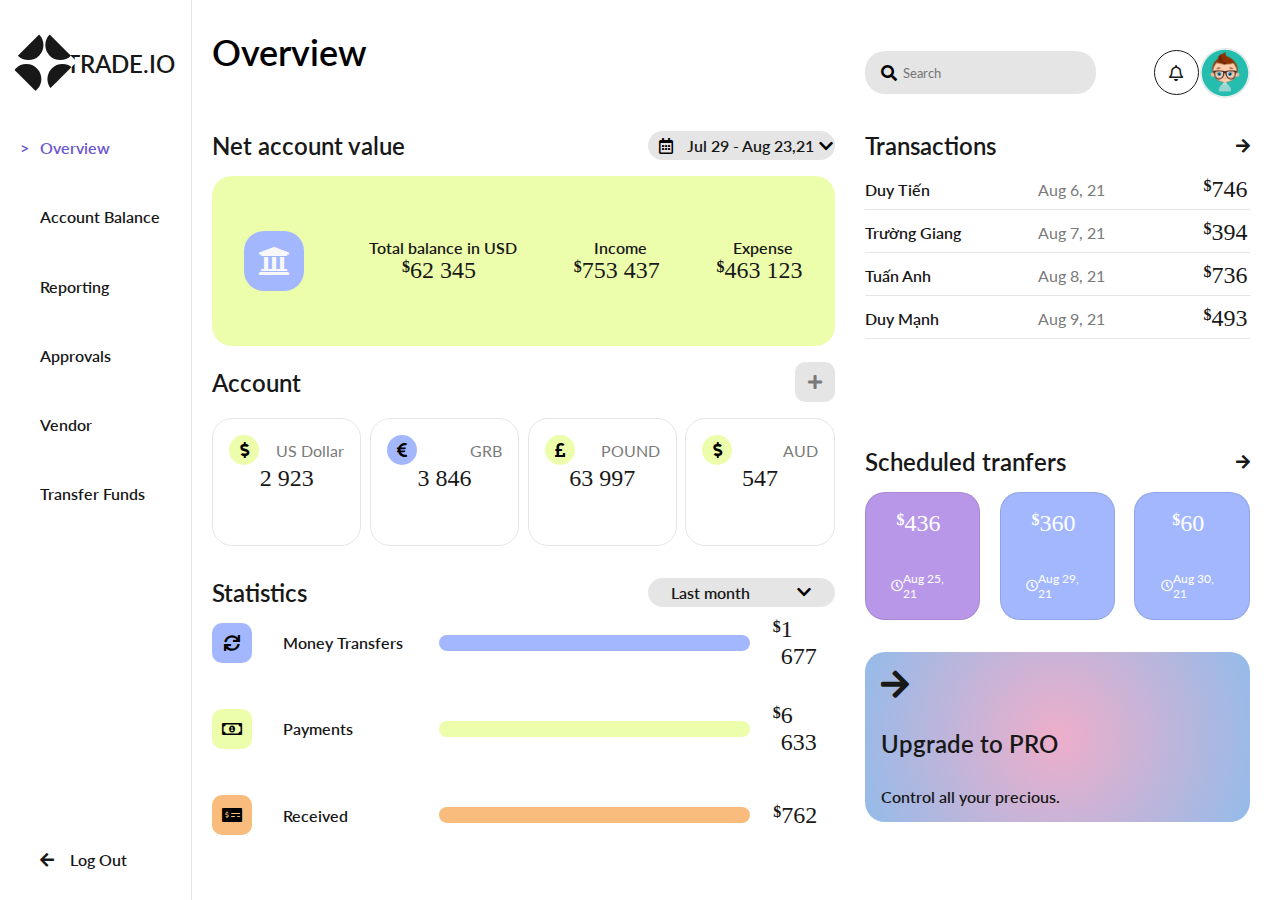
<file: index.html>
<!DOCTYPE html>
<html lang="en">
<head>
    <meta charset="UTF-8">
    <meta http-equiv="X-UA-Compatible" content="IE=edge">
    <meta name="viewport" content="width=device-width, initial-scale=1.0">

    <title>Bai tap 2</title>

    <link rel="stylesheet" href="./styles.css">

    <link rel="stylesheet" href="https://cdnjs.cloudflare.com/ajax/libs/font-awesome/5.15.4/css/all.min.css">

    <link href="//db.onlinewebfonts.com/c/d137ead104e64e23638ece34e253b1ec?family=TecnicaBoldAlternateW01-Rg" rel="stylesheet" type="text/css"/>


</head>
<body>
    
    <!---------------------- MENU ----------------------->

    <div class="menu">

        <div class="menu-logo">
            <div class="logo">
                <div class="logo-link">
                    <div class="logo-edge-1"></div>
                    <div class="logo-edge-2"></div>
                    <div class="logo-edge-3"></div>
                    <div class="logo-edge-4"></div>
                    <a href="./index.html" class="logo-link-url"></a>
                </div>
            </div>
    
            <a href="./index.html" class="logo-name">TRADE.IO</a>
        </div>


        <div class="menu-list">
            <ul class="list-features">
                <li class="feature">
                    <a href="#" class="feature-name desc-level-1 feature-active">Overview</a>
                </li>

                <li class="feature">
                    <a href="#" class="feature-name desc-level-1">Account Balance</a>
                </li>

                <li class="feature">
                    <a href="#" class="feature-name desc-level-1">Reporting</a>
                </li>

                <li class="feature">
                    <a href="#" class="feature-name desc-level-1">Approvals</a>
                </li>

                <li class="feature">
                    <a href="#" class="feature-name desc-level-1">Vendor</a>
                </li>

                <li class="feature">
                    <a href="#" class="feature-name desc-level-1">Transfer Funds</a>
                </li>
            </ul>


            <div class="logout">
                <a class="logout-title desc-level-1" href="#">
                    <i class="fas fa-arrow-left logout-icon"></i>Log Out</a>
            </div>
        </div>
    </div>

    <!---------------------- MAIN ------------------------>

    <div class="main">

        <div class="main-overview">
            <h1 class="overview-title">Overview</h1>

            <div class="overview-header flex">
                <p class="overview-description title">Net account value</p>

                <div class="overview-calender flex border">
                    <i class="far fa-calendar-alt calender-icon"></i>
                    <p class="overview-time desc-level-1">Jul 29 - Aug 23,21</p>
                    <i class="fas fa-chevron-down select-icon"></i>
                </div>
            </div>

            <div class="overview-summary border flex">
                <a class="summary-icon border" href="./alert.html">
                    <i class="fas fa-university bank-icon"></i>
                </a>

                <div class="summary-info col-flex">
                    <p class="summary-description desc-level-1">Total balance in USD</p>
                    <p class="summary-currency currency-level-1 dollar">62 345</p>
                </div>

                <div class="summary-info col-flex">
                    <p class="summary-description desc-level-1">Income</p>
                    <p class="summary-currency currency-level-1">753 437</p>
                </div>

                <div class="summary-info col-flex">
                    <p class="summary-description desc-level-1">Expense</p>
                    <p class="summary-currency currency-level-1">463 123</p>
                </div>
            </div>

            <div class="overview-header flex">
                <p class="overview-description title">Account</p>

                <a class="add-exchange" href="./alert.html">
                    <i class="fas fa-plus"></i>
                </a>

            </div>

            <div class="overview-exchange flex">

                <div class="exchange-card col-flex border">
                    <div class="exchange-info flex">
                        <div class="exchange-icon">
                            <i class="fas fa-dollar-sign money-icon"></i>
                        </div>
                        <p class="exchange-description desc-level-2">US Dollar</p>
                    </div>
                    <p class="exchange-value currency-level-3">2 923</p>
                </div>

                <div class="exchange-card col-flex border">
                    <div class="exchange-info flex">
                        <div class="exchange-icon">
                            <i class="fas fa-euro-sign money-icon"></i>
                        </div>
                        <p class="exchange-description desc-level-2">GRB</p>
                    </div>
                    <p class="exchange-value currency-level-3">3 846</p>
                </div>

                <div class="exchange-card col-flex border">
                    <div class="exchange-info flex">
                        <div class="exchange-icon">
                            <i class="fas fa-pound-sign money-icon"></i>
                        </div>
                        <p class="exchange-description desc-level-2">POUND</p>
                    </div>
                    <p class="exchange-value currency-level-3">63 997</p>
                </div>

                <div class="exchange-card col-flex border">
                    <div class="exchange-info flex">
                        <div class="exchange-icon">
                            <i class="fas fa-dollar-sign money-icon"></i>
                        </div>
                        <p class="exchange-description desc-level-2">AUD</p>
                    </div>
                    <p class="exchange-value currency-level-3">547</p>
                </div>

            </div>

            <div class="overview-header flex">
                <p class="overview-description title">Statistics</p>

                <div class="overview-calender flex border">
                    <p class="overview-time desc-level-1">Last month</p>
                    <i class="fas fa-chevron-down select-icon"></i>
                </div>
            </div>

            <div class="overview-statistics col-flex">

                <div class="overview-statistic flex">
                    <div class="statistic-icon">
                        <i class="fas fa-sync statistic-icon-mdf"></i>
                    </div>
                    <p class="statistic-title desc-level-1">Money Transfers</p>
                    <div class="statistic-bar"></div>
                    <p class="statistic-value currency-level-1">1 677</p>
                </div>

                <div class="overview-statistic flex">
                    <div class="statistic-icon">
                        <i class="far fa-money-bill-alt statistic-icon-mdf"></i>
                    </div>
                    <p class="statistic-title desc-level-1">Payments</p>
                    <div class="statistic-bar"></div>
                    <p class="statistic-value currency-level-1">6 633</p>
                </div>

                <div class="overview-statistic flex">
                    <div class="statistic-icon">
                        <i class="fas fa-money-check-alt statistic-icon-mdf"></i>
                    </div>
                    <p class="statistic-title desc-level-1">Received</p>
                    <div class="statistic-bar"></div>
                    <p class="statistic-value currency-level-1">762</p>
                </div>

            </div>
            
        </div>

        <div class="main-user">
            <nav class="navbar">
                <div class="search-box border">
                    <i class="fas fa-search search-icon"></i>
                    <input type="text" name="search" id="search" class="search-input" placeholder="Search">
                </div>

                <div class="user-info">
                    <a class="notify" href="#">
                        <i class="far fa-bell notify-icon"></i>
                    </a>
    
                    <a href="#" class="user"></a>
                </div>
            </nav>

            <div class="overview-header flex">
                <p class="overview-description title">Transactions</p>

                <a class="all-transaction" href="./alert.html">
                    <i class="fas fa-arrow-right desc-level-1"></i>
                </a>
            </div>

            <div class="user-transactions col-flex">

                <div class="user-transaction flex">
                    <a href="#" class="transaction-name desc-level-1">Duy Tiến</a>
                    <a class="transaction-time desc-level-2" href="#">Aug 6, 21</a>
                    <p class="transaction-value currency-level-1">746</p>
                </div>

                <div class="user-transaction flex">
                    <a href="#" class="transaction-name desc-level-1">Trường Giang</a>
                    <a class="transaction-time desc-level-2" href="#">Aug 7, 21</a>
                    <p class="transaction-value currency-level-1">394</p>
                </div>

                <div class="user-transaction flex">
                    <a href="#" class="transaction-name desc-level-1">Tuấn Anh</a>
                    <a class="transaction-time desc-level-2" href="#">Aug 8, 21</a>
                    <p class="transaction-value currency-level-1">736</p>
                </div>

                <div class="user-transaction flex">
                    <a href="#" class="transaction-name desc-level-1">Duy Mạnh</a>
                    <a class="transaction-time desc-level-2" href="#">Aug 9, 21</a>
                    <p class="transaction-value currency-level-1">493</p>
                </div>
            </div>

            <div class="overview-header flex">
                <p class="overview-description title">Scheduled tranfers</p>

                <a class="all-transaction" href="./alert.html">
                    <i class="fas fa-arrow-right desc-level-1"></i>
                </a>
            </div>

            <div class="user-schedules flex">

                <a class="user-schedule col-flex border" href="#">
                    <p class="schedule-value currency-level-1 currency-color">436</p>
                    <div class="schedule-time flex">
                        <i class="far fa-clock desc-level-3"></i>
                        <p class="schedule-description desc-level-3">Aug 25, 21</p>
                    </div>
                </a>

                <a class="user-schedule col-flex border" href="#">
                    <p class="schedule-value currency-level-1 currency-color">360</p>
                    <div class="schedule-time flex">
                        <i class="far fa-clock desc-level-3"></i>
                        <p class="schedule-description desc-level-3">Aug 29, 21</p>
                    </div>
                </a>

                <a class="user-schedule col-flex border" href="#">
                    <p class="schedule-value currency-level-1 currency-color">60</p>
                    <div class="schedule-time flex">
                        <i class="far fa-clock desc-level-3"></i>
                        <p class="schedule-description desc-level-3">Aug 30, 21</p>
                    </div>
                </a>
            </div>

            <a class="user-upgrade border" href="./alert.html">
                <i class="fas fa-arrow-right upgrade-icon"></i>
                <p class="upgrade-title title">Upgrade to PRO</p>
                <p class="upgrade-description desc-level-1">Control all your precious.</p>
            </a>
        </div>
        

    </div>

</body>

    <script src="./main.js"></script>
    <script src="./color.js"></script>
</html>
</file>
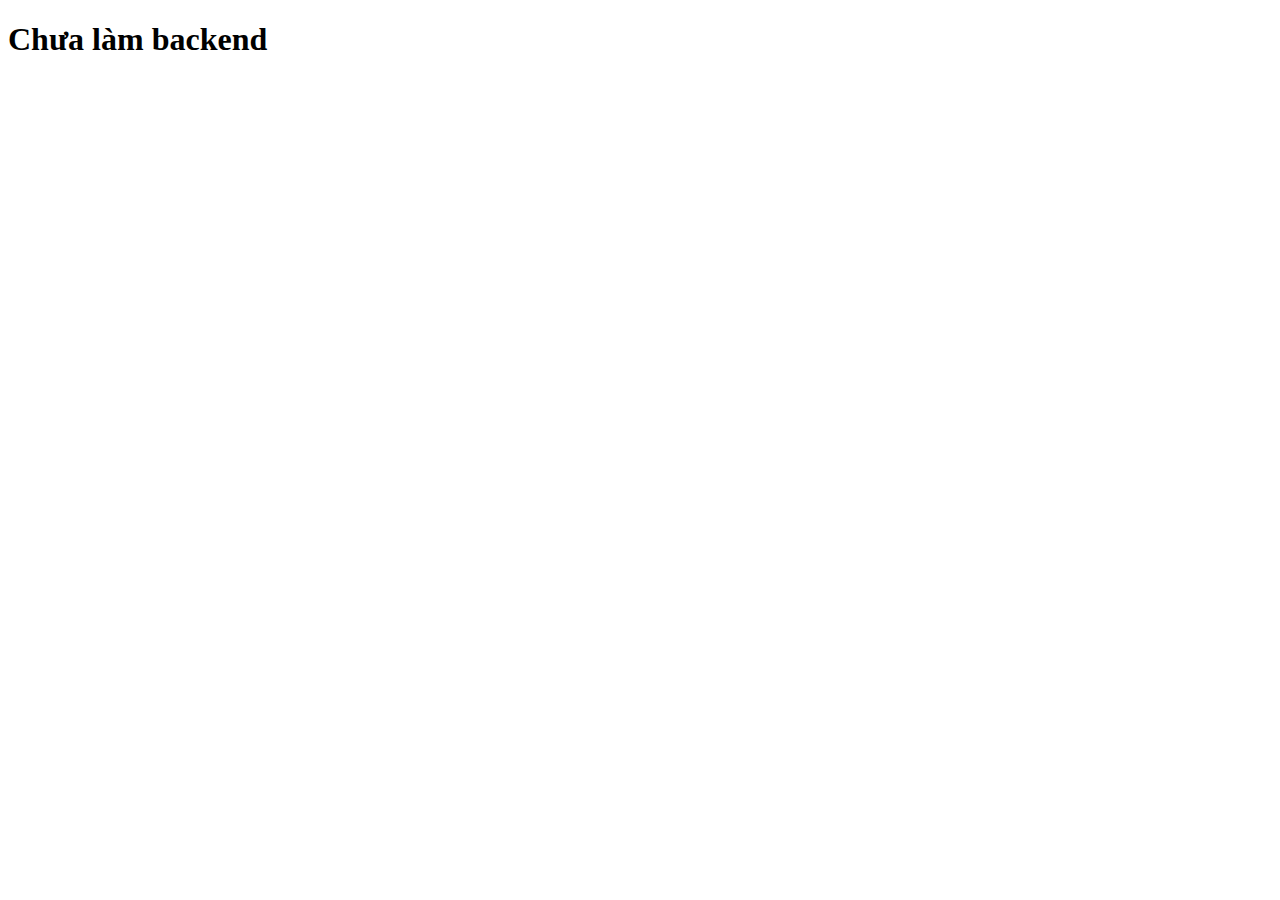
<file: alert.html>
<!DOCTYPE html>
<html lang="en">
<head>
    <meta charset="UTF-8">
    <meta http-equiv="X-UA-Compatible" content="IE=edge">
    <meta name="viewport" content="width=device-width, initial-scale=1.0">
    <title>Bai tap 2</title>
</head>
<body>
    <h1>Chưa làm backend</h1>
</body>
</html>
</file>
<file: styles.css>
@import url('https://fonts.googleapis.com/css2?family=Lato:wght@400;700&display=swap');

@import url(//db.onlinewebfonts.com/c/d137ead104e64e23638ece34e253b1ec?family=TecnicaBoldAlternateW01-Rg);

@font-face {font-family: "TecnicaBoldAlternateW01-Rg"; 
    src: url("//db.onlinewebfonts.com/t/d137ead104e64e23638ece34e253b1ec.eot"); 
    src: url("//db.onlinewebfonts.com/t/d137ead104e64e23638ece34e253b1ec.eot?#iefix") format("embedded-opentype"), 
    url("//db.onlinewebfonts.com/t/d137ead104e64e23638ece34e253b1ec.woff2") format("woff2"), url("//db.onlinewebfonts.com/t/d137ead104e64e23638ece34e253b1ec.woff") format("woff"), url("//db.onlinewebfonts.com/t/d137ead104e64e23638ece34e253b1ec.ttf") format("truetype"), 
    url("//db.onlinewebfonts.com/t/d137ead104e64e23638ece34e253b1ec.svg#TecnicaBoldAlternateW01-Rg") format("svg"); 
}

/* --------------- DECLARE VARIABLE ------------------*/

* {
    font-family: 'Lato', sans-serif;
}

:root {
    --white-color : #ffffff;
    --black-color :#181818;
    --green-color : #ecfdac;
    --orange-color : #f9bc7d;
    --blue-light-color : #a3b7ff;
    --purple-color : #b897e9;
    --pink-color :#f38bf5;
    --overlay-color : #f8f8f8;
    --black-color-2 : #7a7a7a;
    --active-color : #6955cc;
    --edge-color : rgba(0,0,0,0.1);

    --font-size-biggest : 2rem;
    --font-size-bigger : 1.5rem;
    --font-size-normal : 1rem;
    --font-size-small : 0.75rem;
    --font-size-smallest : 0.5rem;
}

.title {
    color : var(--black-color);
    font-size: var(--font-size-bigger);
    font-weight: 600;
}

.desc-level-1 {
    font-weight: 600;
    color : var(--black-color);
    font-size: var(--font-size-normal);
}

.desc-level-2 {
    color : var(--black-color-2);
    font-size: var(--font-size-normal);
}


.desc-level-3 {
    color: var(--white-color);
    font-size: var(--font-size-small);
}

.currency-level-1 {
    font-family: "TecnicaBoldAlternateW01-Rg";
    font-size: var(--font-size-bigger);
    color : var(--black-color);
    position: relative;
}

.currency-level-1::after{
    font-family: "TecnicaBoldAlternateW01-Rg";
    position:absolute;
    content: "$";
    left: -0.5rem;
    top: 5%;
    font-size: var(--font-size-normal);
    font-weight: 600;
}

.currency-level-2 {
    font-family: "TecnicaBoldAlternateW01-Rg";
    font-size: var(--font-size-normal);
    color : var(--black-color);
}

.currency-level-3 {
    font-family: "TecnicaBoldAlternateW01-Rg";
    font-size: var(--font-size-bigger);
    color : var(--black-color);
}

.flex {
    display: flex;
    justify-content: space-between;
    align-items: center;
}

.border {
    border-radius: 20px;
}

.col-flex {
    display: flex;
    flex-direction: column;
    align-items: center;
}

.currency-color {
    color : var(--white-color);
}
/* ------------------------------------ */

/* ---------------------- RESET CSS --------------------*/

*,::before,::after{
    box-sizing: border-box;
  }
  
  html{
    scroll-behavior: smooth;
  }
  
body {
    margin: 0;
    width: 100vw;
    height: 100vh;
    display: flex;
}

h1,h2,h3,p,ul{
    margin: 0;
  }
  
  ul{
    padding: 0;
    list-style: none;
  }
  
  a{
    text-decoration: none;
  }
  
  img{
    max-width: 100%;
    height: auto;
  }

/* ------------------------------------ */

/* ------------------------- MENU ------------------------*/

.menu {
    width: 15%;
    height: 100%;
    padding : 20px 0 20px 20px;
    background-color: var(--white-color);
    position: relative;
}

.menu::before {
    position: absolute;
    content: "";
    width: 1px;
    height: 100%;
    background-color: var(--edge-color);
    top: 0;
    right: 0;
}

/* LOGO */

.menu-logo {
    width: 90%;
    height: 10%;
    display: flex;
    justify-content: space-between;
    align-items: center;
}

.logo {
    width: 50px;
    height: 50px;
    position: relative;
    transform: rotate(45deg);
    overflow: hidden;
    background-color: var(--white-color);
}

.logo-edge-1 {
    position: absolute;
    background-color: var(--black-color);
    width: 30px;
    height: 30px;
    border-radius: 50%;
    transform: translate(-50%, 25%);
}

.logo-edge-2 {
    position: absolute;
    background-color: var(--black-color);
    width: 30px;
    height: 30px;
    border-radius: 50%;
    transform: translate(25%, -50%);
}

.logo-edge-3 {
    position: absolute;
    background-color: var(--black-color);
    width: 30px;
    height: 30px;
    border-radius: 50%;
    transform: translate(110%,25%);
}

.logo-edge-4 {
    position: absolute;
    background-color: var(--black-color);
    width: 30px;
    height: 30px;
    border-radius: 50%;
    transform: translate(25%,110%);
}

.logo-link-url {
    position: absolute;
    width: 100%;
    height: 100%;
}

.logo-name {
    font-size: var(--font-size-bigger);
    color: var(--black-color);
    font-weight: 600;
}

/* ------------------------------------ */

/* ------------------------LIST FEATURES ---------------------*/

.menu-list {
    margin-top: 2rem;
    width: 100%;
    height: 85%;
    display: flex;
    flex-direction: column;
    justify-content: space-between;
    padding-left: 20px;
}

.list-features {
    display: flex;
    flex-direction: column;
    width: 100%;
    height: 50%;
    justify-content: space-between;
}

.feature-active {
    color : var(--active-color);
    position: relative;
}

.feature-active::after {
    position: absolute;
    content: ">";
    left: -20px;
    font-size: var(--font-size-normal);
}

.logout {
    display: flex;
    align-items: center;
}

.logout-icon {
    margin-right: 1rem;
}

/* -------------------- MAIN -------------------------*/

.main {
    width: 85%;
    height: 100%;
    padding: 30px 30px 20px 20px;
    display: flex;
}

/* --------------------- MAIN-OVERVIEW ------------------------ */

.main-overview {
    width: 60%;
    height: 100%;
    display: flex;
    flex-direction: column;
}

.overview-title {
    height: 10%;
    font-size: 2.25rem;
    font-weight: 600;
}

.overview-header {
    margin-top: 1rem;
    margin-bottom: 1rem;
    width: 100%;
}

.overview-calender {
    justify-content: space-around;
    width: 30%;
    background-color: var(--edge-color);
    height: 100%;
    align-items: center;
}

.calender-icon {
    margin : 0 5%;
}

.select-icon {
    cursor: pointer;
}

.overview-summary {
    width: 100%;
    height: 20%;
    background-color: var(--green-color);
    justify-content: space-around;
}

.summary-icon {
    background-color:var(--blue-light-color);
    width: 60px;
    height: 60px;
    display: flex;
    justify-content: center;
    align-items: center;
}

.bank-icon {
    font-size: var(--font-size-biggest);
    color: var(--overlay-color);
}

.add-exchange {
    width: 40px;
    height: 40px;
    border-radius: 10px;
    background-color: var(--edge-color);
    display: flex;
    justify-content: center;
    align-items: center;
    color : var(--black-color-2);
}

.overview-exchange {
    width: 100%;
    height: 15%;
    margin-bottom: 1rem;
}

.exchange-card {
    width: 24%;
    height: 100%;
    border : 1px solid var(--edge-color);
    padding: 1rem;
    cursor: pointer;
}

.exchange-info {
    width: 100%;
}

.exchange-icon {
    width: 30px;
    height: 30px;
    background-color: var(--green-color);
    border-radius: 50%;
    display: flex;
    justify-content: center;
    align-items: center;
}

.money-icon {
    font-size: 1rem;
}

.overview-statistics {
    width: 100%;
    height: 25%;
    align-items: unset;
    justify-content: space-between;
}

.overview-statistic {
    height: 40px;
    justify-content: unset;
}

.statistic-icon {
    width: 40px;
    height: 100%;
    background-color: violet;
    border-radius: 10px;
    display: flex;
    justify-content: center;
    align-items: center;
    cursor: pointer;
    margin-right: 5%;
}

.statistic-icon-mdf {
    font-size: 1rem;
}

.statistic-title {
    width: 20%;
    margin-right: 5%;
}

.statistic-bar {
    width: 50%;
    height: 40%;
    background-color: violet;
    border-radius: 10px;
    margin-right: 5%;
}

/* ----------------------------------------------- */

/* ---------------- MAIN USER -------------------- */

.main-user {
    padding-left: 30px;
    width: 40%;
    height: 100%;
    display: flex;
    flex-direction: column;    
}

.navbar {
    width: 100%;
    height: 10%;
    display: flex;  
    align-items: center;
    justify-content: space-between;
}

.search-box {
    padding: 0 1rem;
    width: 60%;
    height: 50%;
    background-color: var(--edge-color);
    display: flex;
    justify-content: space-between;
    align-items: center;
}

.search-icon {
    align-self: center;
    font-size: 1rem;
}

.search-input {
    width: 90%;
    background-color: transparent;
    border-style: none;
    height: 100%;
    border-top-right-radius: 20px;
    border-bottom-right-radius: 20px;
}

.search-input:focus {
    outline: none;
}

.user-info {
    width: 25%;
    display: flex;
    justify-content: space-between;
    align-items: center;
}

.notify {
    width: 45px;
    height: 45px;
    border-radius: 50%;
    border : 1px solid var(--black-color);
    display: flex;
    justify-content: center;
    align-items: center;
    color : var(--black-color);
}

.notify:hover {
    background-color: var(--black-color-2);
    color : var(--overlay-color);
}


.user {
    width: 50px;
    height: 50px;
    border-radius: 50%;
    border : 1px solid var(--edge-color);
    background-image: url(./avt-boy.jpg);
    background-repeat: no-repeat;
    background-size: cover;
}

.user-transactions {
    width: 100%;
    height: 30%;
}

.user-transaction {
    width: 100%;
    justify-content: unset;
    position: relative;
    margin-bottom: 1rem;
}

.user-transaction::after {
    position: absolute;
    width: 100%;
    height: 1px;
    content: "";
    background-color: var(--edge-color);
    bottom: -25%;
}

.transaction-name {
    width: 40%;
    margin-right: 5%;
}

.transaction-time {
    width: 40%;
    margin-right: 5%;
}

.user-schedules {
    width: 100%;
    height: 15%;
}

.user-schedule {
    width: 30%;
    height: 100%;
    border: 1px solid var(--edge-color);
    background-color: var(--purple-color);
    justify-content: space-around;
}

.schedule-time {
    width: 55%;
}

.user-upgrade {
    margin-top: 2rem;
    width: 100%;
    height: 20%;
    background: radial-gradient(circle, rgba(238,174,202,1) 0%, rgba(148,187,233,1) 100%);
    padding: 1rem;
    display: flex;
    flex-direction: column;
    justify-content: space-between;
}


.upgrade-icon {
    font-size: var(--font-size-biggest);
    color: var(--black-color);
}
</file>
